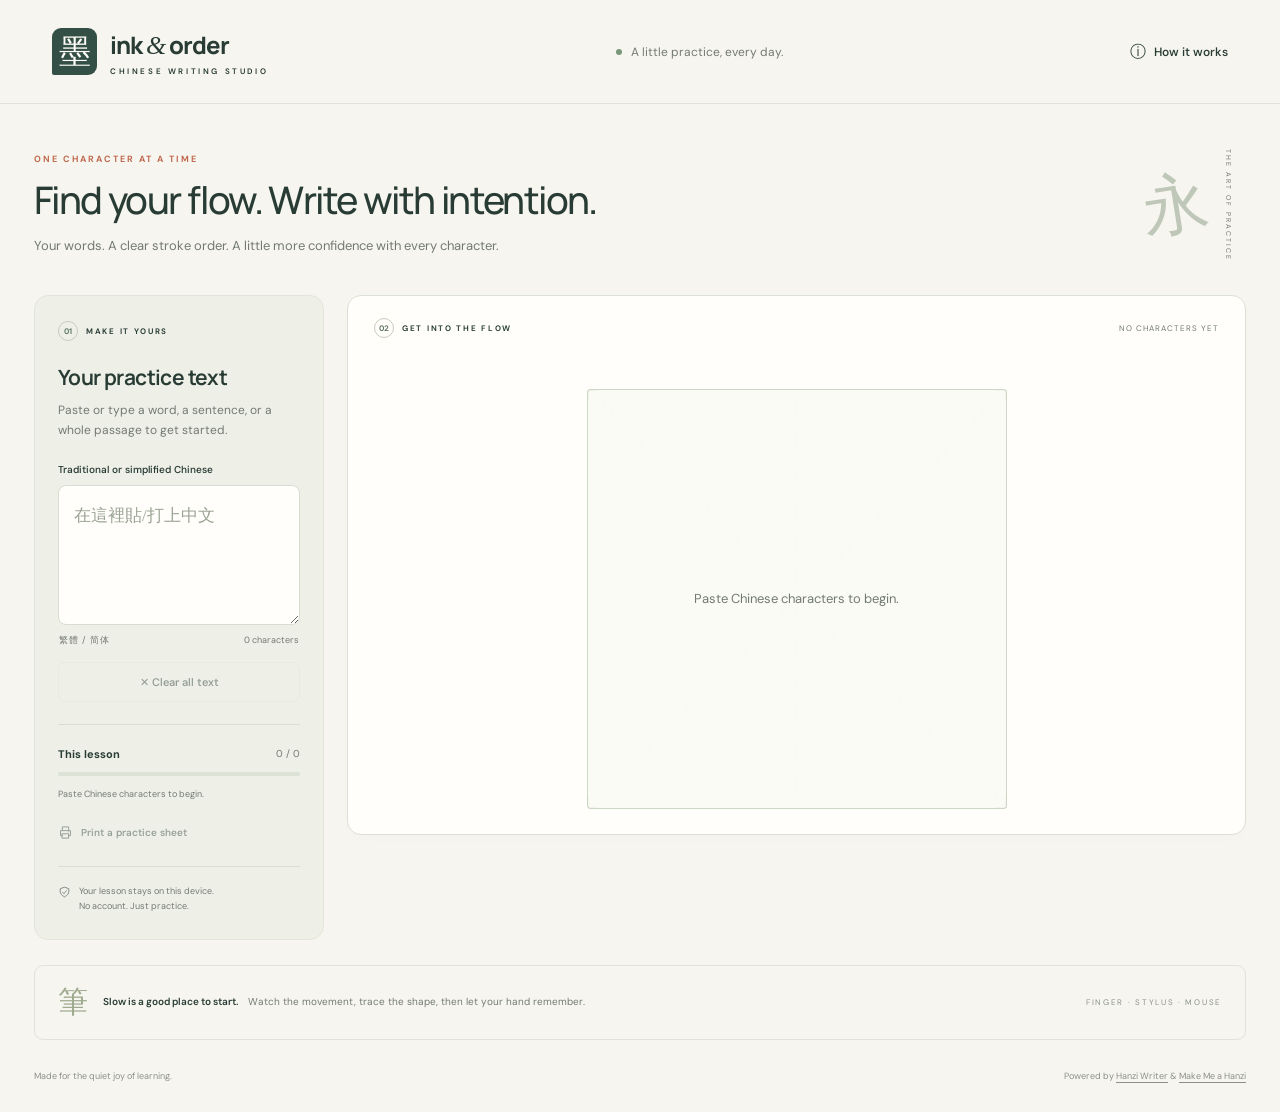
<file: index.html>
<!doctype html>
<html lang="en">
  <head>
    <meta charset="UTF-8" />
    <meta name="viewport" content="width=device-width, initial-scale=1" />
    <meta name="theme-color" content="#f6f5ef" />
    <meta
      name="description"
      content="Turn any traditional or simplified Chinese text into stroke-order animations, guided tracing, and handwriting practice. Free, with no sign-in."
    />
    <title>Ink & Order — Chinese writing practice</title>
    <link rel="icon" href="./favicon.svg" type="image/svg+xml" />
    <link rel="stylesheet" href="./styles.css?v=8e602062f58d" />
    <script defer src="./vendor/hanzi-writer.min.js"></script>
    <script defer src="./dictionary.js?v=8a337b092d1c"></script>
    <script defer src="./app.js?v=fcade179dfe8"></script>
  </head>
  <body>
    <a class="skip-link" href="#practice">Skip to practice</a>
    <header class="site-header">
      <a class="brand" href="./" aria-label="Ink and Order home"
        ><span class="brand-seal" lang="zh">墨</span
        ><span
          >ink <i>&</i> order<span class="brand-sub"
            >CHINESE WRITING STUDIO</span
          ></span
        ></a
      >
      <div class="header-note">
        <span class="status-dot"></span>A little practice, every day.
      </div>
      <button class="text-button" id="help-button">
        <span aria-hidden="true">ⓘ</span> How it works
      </button>
    </header>
    <main>
      <section class="intro">
        <div>
          <div class="eyebrow">ONE CHARACTER AT A TIME</div>
          <h1>
            Find your flow.<br class="mobile-break" />
            Write with intention.
          </h1>
          <p>
            Your words. A clear stroke order. A little more confidence with
            every character.
          </p>
        </div>
        <div class="intro-mark" aria-hidden="true">
          <span lang="zh">永</span><small>THE ART OF PRACTICE</small>
        </div>
      </section>
      <div class="studio-layout">
        <aside class="lesson-panel">
          <div class="section-kicker">
            <span class="step-number">01</span> MAKE IT YOURS
          </div>
          <h2>Your practice text</h2>
          <p class="muted">
            Paste or type a word, a sentence, or a whole passage to get started.
          </p>
          <div class="lesson-input">
            <label for="lesson-text">Traditional or simplified Chinese</label>
            <textarea
              id="lesson-text"
              lang="zh"
              maxlength="10000"
              spellcheck="false"
              placeholder="在這裡貼/打上中文"
            ></textarea>
            <div class="input-meta">
              <span>繁體 / 简体</span><span id="input-count">0 characters</span>
            </div>
            <p id="input-error" class="input-error" role="alert" hidden></p>
            <button
              type="button"
              class="text-button clear-text-button"
              id="clear-text-button"
              disabled
            >
              ✕ Clear all text
            </button>
          </div>
          <div class="lesson-divider"></div>
          <div class="session-heading">
            <h3>This lesson</h3>
            <span id="session-count">0 / 0</span>
          </div>
          <progress
            id="session-progress"
            value="0"
            max="1"
            aria-label="Characters practiced"
          ></progress>
          <p class="session-caption" id="session-caption">
            Complete a character in Trace or Write.
          </p>
          <button class="text-button print-button" id="print-button">
            <svg aria-hidden="true" viewBox="0 0 24 24">
              <path
                d="M7 8V3h10v5M7 17H4V9h16v8h-3M7 14h10v7H7zM17 11h.01"
              /></svg
            >Print a practice sheet
          </button>
          <div class="saved-note">
            <svg aria-hidden="true" viewBox="0 0 24 24">
              <path d="M12 3 4 6v6c0 5 8 9 8 9s8-4 8-9V6zM8 12l3 3 5-6" /></svg
            ><span id="storage-note"
              >Your lesson stays on this device.<br />No account. Just
              practice.</span
            >
          </div>
        </aside>
        <section
          class="practice-panel"
          id="practice"
          aria-label="Writing practice"
        >
          <div class="practice-top">
            <div class="section-kicker">
              <span class="step-number">02</span> GET INTO THE FLOW
            </div>
            <span class="position-label" id="position-label"
              >NO CHARACTERS YET</span
            >
          </div>
          <div class="mode-tabs" role="tablist" aria-label="Practice mode">
            <button
              id="tab-watch"
              role="tab"
              aria-selected="true"
              aria-controls="mode-panel"
              tabindex="0"
              data-mode="watch"
            >
              <span class="tab-icon" aria-hidden="true">▷</span
              ><span>Watch<small>Learn the strokes</small></span
              ><span class="tab-index">01</span>
            </button>
            <button
              id="tab-trace"
              role="tab"
              aria-selected="false"
              aria-controls="mode-panel"
              tabindex="-1"
              data-mode="trace"
            >
              <span class="tab-icon" aria-hidden="true">✎</span
              ><span>Trace<small>Follow the guide</small></span
              ><span class="tab-index">02</span>
            </button>
            <button
              id="tab-write"
              role="tab"
              aria-selected="false"
              aria-controls="mode-panel"
              tabindex="-1"
              data-mode="write"
            >
              <span class="tab-icon" aria-hidden="true">〰</span
              ><span>Write<small>Trust your memory</small></span
              ><span class="tab-index">03</span>
            </button>
          </div>
          <div id="mode-panel" role="tabpanel" aria-labelledby="tab-watch">
            <div class="practice-workspace">
              <div class="canvas-column">
                <div
                  class="writing-board"
                  id="writing-board"
                  role="img"
                  aria-label="Stroke order animation for 你"
                >
                  <svg
                    class="guide-grid"
                    viewBox="0 0 360 360"
                    aria-hidden="true"
                  >
                    <path d="M180 0v360M0 180h360M0 0l360 360M360 0 0 360" />
                  </svg>
                  <div id="writer"></div>
                  <div id="board-overlay" class="board-overlay" role="status">
                    Preparing your character…
                  </div>
                  <span class="board-corner top-left"></span
                  ><span class="board-corner top-right"></span
                  ><span class="board-corner bottom-left"></span
                  ><span class="board-corner bottom-right"></span>
                </div>
                <div class="board-caption">
                  <span class="status-dot"></span
                  ><span id="board-caption"
                    >Watch how each stroke connects.</span
                  >
                </div>
                <div class="watch-controls" id="watch-controls">
                  <button class="button primary" id="play-button" disabled>
                    <span aria-hidden="true">▷</span> Play stroke order
                  </button>
                  <div class="speed-control">
                    <label for="speed">Animation speed</label
                    ><select id="speed">
                      <option value="0.6">Slow · 0.6×</option>
                      <option value="1" selected>Normal · 1×</option>
                      <option value="1.8">Fast · 1.8×</option>
                    </select>
                  </div>
                </div>
                <button
                  class="button secondary restart-button"
                  id="restart-button"
                  hidden
                >
                  ↺ Start again
                </button>
                <nav
                  class="character-navigation"
                  aria-label="Character navigation"
                >
                  <button
                    class="nav-button"
                    id="previous-button"
                    aria-label="Previous character"
                  >
                    ← <span>Previous</span>
                  </button>
                  <div
                    id="character-list"
                    class="character-list"
                    aria-label="Lesson characters"
                  ></div>
                  <button
                    class="nav-button"
                    id="next-button"
                    aria-label="Next character"
                  >
                    <span>Next</span> →
                  </button>
                </nav>
              </div>
              <div class="character-details">
                <div class="detail-eyebrow">ON YOUR PAGE</div>
                <div class="character-heading">
                  <span id="current-character" lang="zh">你</span
                  ><span class="stroke-badge" id="stroke-count">7 strokes</span>
                </div>
                <section
                  id="character-info"
                  class="character-info"
                  aria-label="Pinyin and Vietnamese meaning"
                  aria-live="polite"
                ></section>
                <h2 id="mode-title" hidden></h2>
                <p id="mode-description" hidden></p>
                <div class="quiz-controls" id="quiz-controls" hidden>
                  <div class="quiz-stats">
                    <div>
                      <strong id="accepted-count">0 / 7</strong
                      ><span>strokes written</span>
                    </div>
                    <div>
                      <strong id="mistake-count">0</strong
                      ><span>try-agains</span>
                    </div>
                  </div>
                  <progress
                    id="stroke-progress"
                    max="7"
                    value="0"
                    aria-label="Accepted strokes"
                  ></progress>
                </div>
                <div
                  class="feedback"
                  id="feedback"
                  role="status"
                  aria-live="polite"
                >
                  Press play, then give tracing a try.
                </div>
                <button
                  class="text-button retry-button"
                  id="retry-button"
                  hidden
                >
                  ↻ Retry loading this character
                </button>
              </div>
            </div>
            <div class="stroke-section" id="stroke-section">
              <div class="subsection-heading">
                <h3>Stroke by stroke</h3>
                <span>SELECT A STEP TO WATCH</span>
              </div>
              <div
                class="stroke-strip"
                id="stroke-strip"
                aria-label="Stroke sequence"
              ></div>
            </div>
            <div class="memory-note" id="memory-note" hidden>
              <span aria-hidden="true">✧</span> A blank page, a remembered
              rhythm. No outlines or hints; stroke order and direction still
              count.
            </div>
          </div>
        </section>
      </div>
      <div class="practice-tip">
        <span class="tip-mark" aria-hidden="true">筆</span>
        <p>
          <strong>Slow is a good place to start.</strong> Watch the movement,
          trace the shape, then let your hand remember.
        </p>
        <span class="tip-device">FINGER · STYLUS · MOUSE</span>
      </div>
    </main>
    <footer>
      <span>Made for the quiet joy of learning.</span
      ><span
        >Powered by
        <a href="https://hanziwriter.org/" target="_blank" rel="noopener"
          >Hanzi Writer</a
        >
        &
        <a
          href="https://github.com/skishore/makemeahanzi"
          target="_blank"
          rel="noopener"
          >Make Me a Hanzi</a
        ></span
      >
    </footer>
    <dialog id="help-dialog">
      <button
        class="dialog-close text-button"
        id="close-help"
        aria-label="Close instructions"
      >
        ✕
      </button>
      <div class="eyebrow">WELCOME TO YOUR WRITING STUDIO</div>
      <h2>A small ritual.<br />A lasting skill.</h2>
      <ol>
        <li>
          <strong>Bring your own words.</strong> Paste or type up to 200 Chinese
          characters. Punctuation and other text are ignored; repeated
          characters stay in your lesson.
        </li>
        <li>
          <strong>Watch.</strong> Play the stroke animation or select a numbered
          step to see a single stroke.
        </li>
        <li>
          <strong>Trace.</strong> Follow the pale outline with a finger, stylus,
          or mouse. Hints appear after two mistakes.
        </li>
        <li>
          <strong>Write.</strong> Start on a blank grid. No outlines, automatic
          hints, or stroke previews. Only the correct next stroke, drawn in the
          right direction, is accepted.
        </li>
      </ol>
      <p>
        Progress is saved locally for Trace and Write separately. Select a
        character to revisit it. Printable sheets provide paper practice; stroke
        order can only be checked on screen.
      </p>
      <p class="muted">
        Character shapes and stroke orders follow the Make Me a Hanzi dataset
        and can differ from regional teaching standards. Some rare characters
        are unavailable. New character data requires an internet connection.
      </p>
      <button class="button primary" id="start-practicing">
        Let’s practice ↗
      </button>
    </dialog>
    <section id="print-area" aria-label="Printable practice sheet"></section>
  </body>
</html>
</file>
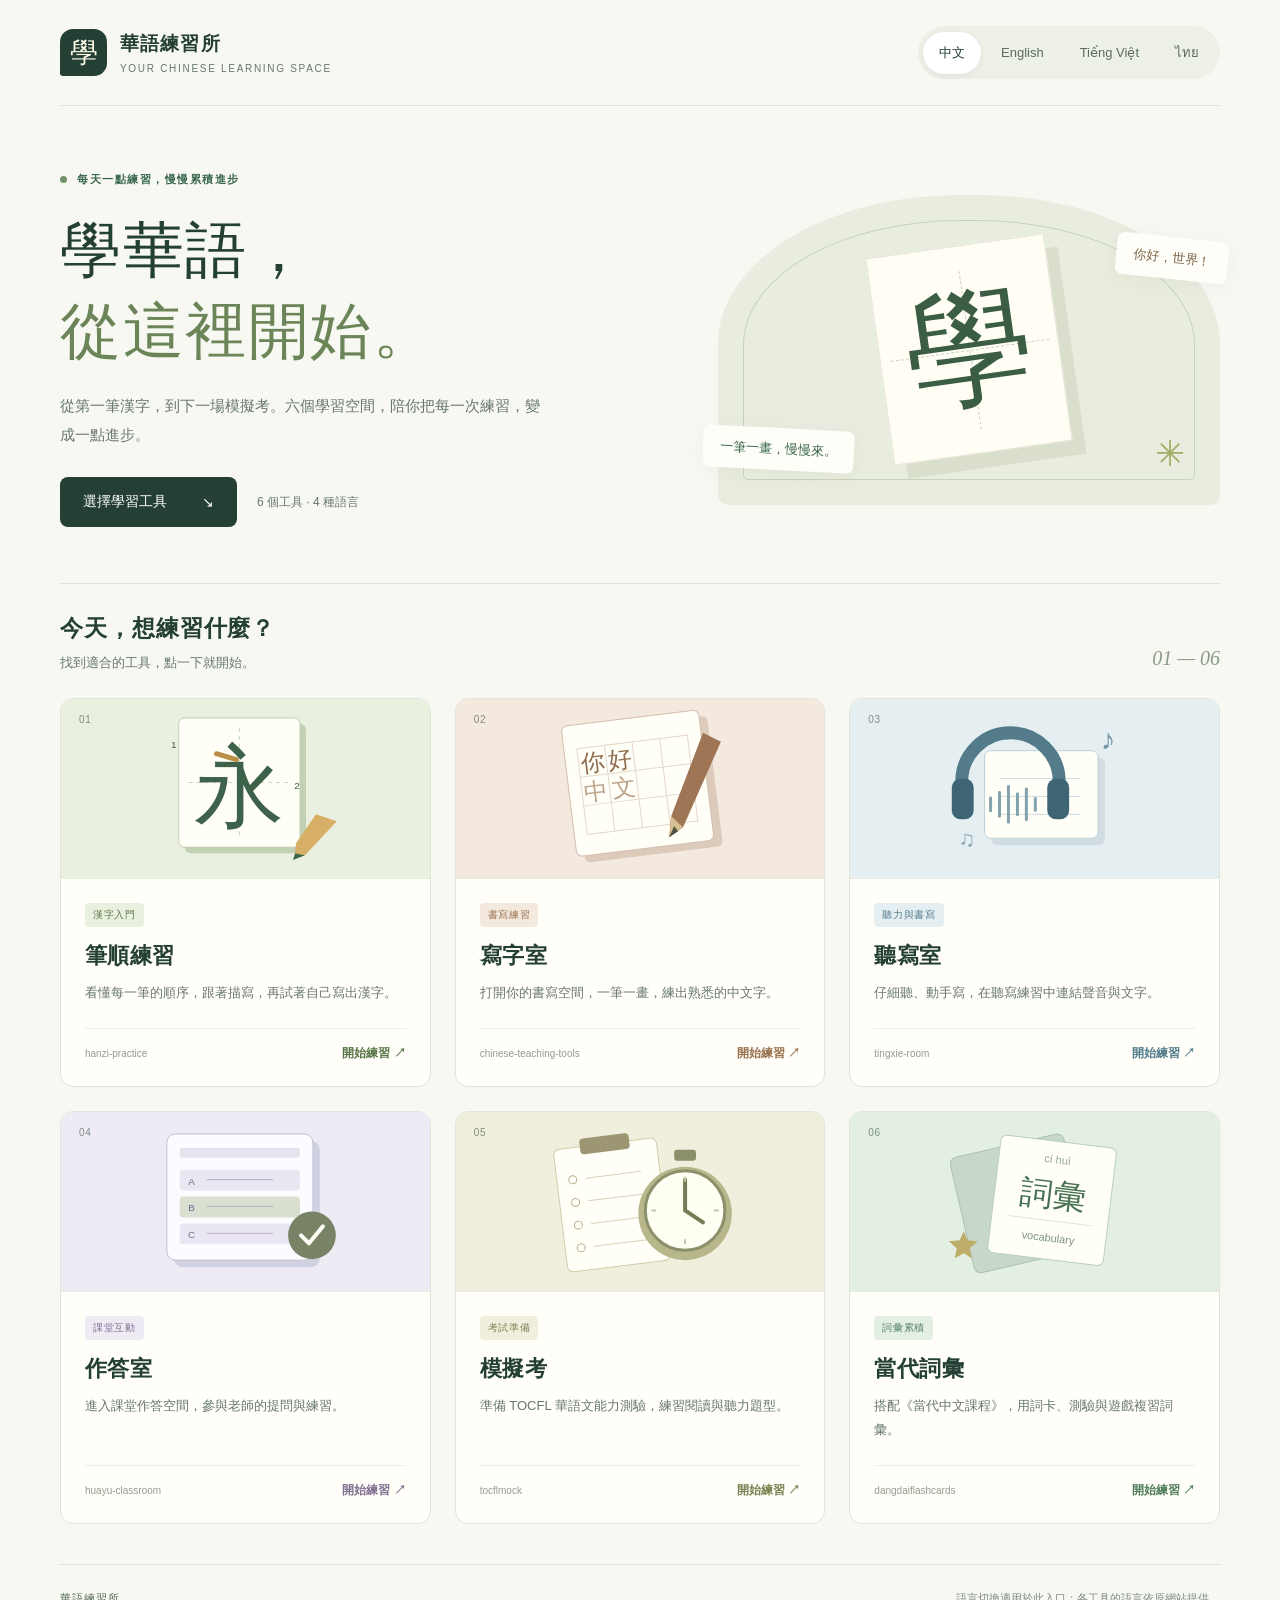
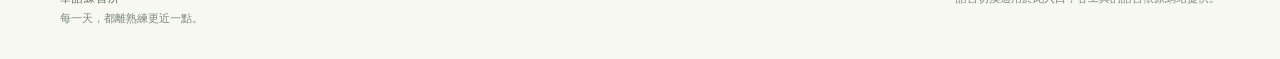
<file: portal/index.html>
<!doctype html>
<html lang="zh-Hant"><head><meta charset="utf-8"><meta name="viewport" content="width=device-width, initial-scale=1"><meta name="theme-color" content="#243f34"><meta name="description" content="六個華語學習工具，一個入口：筆順練習、寫字室、聽寫室、作答室、模擬考與當代詞彙。支援中文、英文、越南文及泰文。"><title>華語練習所｜六個工具，一個入口</title><link rel="icon" href="favicon.svg" type="image/svg+xml"><link rel="stylesheet" href="styles.css"><script defer src="app.js"></script></head>
<body><a href="#tools" class="skip" data-i18n="skip">跳至學習工具</a><div class="wrap"><header><a class="brand" href="./"><span class="brand-mark" aria-hidden="true">學</span><div><span class="brand-name" data-i18n="brand">華語練習所</span><span class="brand-note" data-i18n="brandNote">YOUR CHINESE LEARNING SPACE</span></div></a><nav class="languages" aria-label="Language / 語言"><button type="button" data-lang="zh-Hant" lang="zh-Hant" aria-pressed="true">中文</button><button type="button" data-lang="en" lang="en" aria-pressed="false">English</button><button type="button" data-lang="vi" lang="vi" aria-pressed="false">Tiếng Việt</button><button type="button" data-lang="th" lang="th" aria-pressed="false">ไทย</button></nav></header>
<main><section class="hero" aria-labelledby="hero-title"><div><div class="eyebrow" data-i18n="eyebrow">每天一點練習，慢慢累積進步</div><h1 id="hero-title"><span data-i18n="heroFirst" style="color:inherit">學華語，</span><br><span data-i18n="heroSecond">從這裡開始。</span></h1><p class="hero-description" data-i18n="intro">從第一筆漢字，到下一場模擬考。六個學習空間，陪你把每一次練習，變成一點進步。</p><div class="hero-actions"><a href="#tools" class="primary"><span data-i18n="explore">選擇學習工具</span><span aria-hidden="true">↘</span></a><span class="hero-meta" data-i18n="meta">6 個工具 · 4 種語言</span></div></div><div class="hero-art" aria-hidden="true"><div class="hero-paper"><span class="hero-character">學</span></div><span class="art-label top" data-i18n="artTop">你好，世界！</span><span class="art-label bottom" data-i18n="artBottom">一筆一畫，慢慢來。</span><span class="art-star">✳</span></div></section>
<section id="tools" aria-labelledby="tools-title"><div class="section-heading"><div><h2 id="tools-title" data-i18n="toolsTitle">今天，想練習什麼？</h2><p class="section-sub" data-i18n="toolsSub">找到適合的工具，點一下就開始。</p></div><span class="section-number" aria-hidden="true">01 — 06</span></div><div class="cards"><a class="card" href="https://fangdongyzu.github.io/hanzi-practice/" style="--tint:#eaf0e0;--tone:#587647" aria-label="筆順練習"><div class="card-art"><span class="card-number">01</span><svg viewBox="0 0 360 180" fill="none" xmlns="http://www.w3.org/2000/svg" aria-hidden="true"><rect x="119" y="25" width="122" height="130" rx="6" fill="#C2D1B4" /><rect x="113" y="19" width="122" height="130" rx="6" fill="#FFFEF7" stroke="#C1CCB5"/><path d="M123 84L225 84" stroke="#C9D2BD" stroke-dasharray="4 4"/><path d="M174 29L174 139" stroke="#C9D2BD" stroke-dasharray="4 4"/><text x="174" y="120" font-size="91" text-anchor="middle" fill="#3D6149" font-family="serif">永</text><text x="108" y="49" font-size="10" text-anchor="middle" fill="#3D6149" font-family="sans-serif">1</text><text x="232" y="91" font-size="10" text-anchor="middle" fill="#3D6149" font-family="sans-serif">2</text><path d="M151 55L171 61" stroke="#B98E46" stroke-width="5" stroke-linecap="round"/><path d="M251 116l21 7-32 34-10-2 1-10z" fill="#D7AF66"/><path d="M230 155l10 2-12 5z" fill="#436347"/></svg></div><div class="card-body"><span class="category">漢字入門</span><h3>筆順練習</h3><p class="card-description">看懂每一筆的順序，跟著描寫，再試著自己寫出漢字。</p><div class="card-bottom"><span class="card-domain">hanzi-practice</span><span class="card-cta">開始練習 ↗</span></div></div></a><a class="card" href="https://chinese-teaching-tools.web.app/" style="--tint:#f4e9df;--tone:#98714d" aria-label="寫字室"><div class="card-art"><span class="card-number">02</span><svg viewBox="0 0 360 180" fill="none" xmlns="http://www.w3.org/2000/svg" aria-hidden="true"><g transform="rotate(-7 175 87)"><rect x="116" y="26" width="139" height="132" rx="5" fill="#DCCABB" /><rect x="108" y="19" width="139" height="132" rx="6" fill="#FFFEF7" stroke="#D4BFAF"/><path d="M121 43L234 43" stroke="#E6D8C8" stroke-dasharray=""/><path d="M121 72L234 72" stroke="#E6D8C8" stroke-dasharray=""/><path d="M121 101L234 101" stroke="#E6D8C8" stroke-dasharray=""/><path d="M121 130L234 130" stroke="#E6D8C8" stroke-dasharray=""/><path d="M121 43L121 130" stroke="#E6D8C8" stroke-dasharray=""/><path d="M149 43L149 130" stroke="#E6D8C8" stroke-dasharray=""/><path d="M177 43L177 130" stroke="#E6D8C8" stroke-dasharray=""/><path d="M205 43L205 130" stroke="#E6D8C8" stroke-dasharray=""/><path d="M233 43L233 130" stroke="#E6D8C8" stroke-dasharray=""/><text x="135" y="67" font-size="24" text-anchor="middle" fill="#8F6E51" font-family="serif">你</text><text x="163" y="67" font-size="24" text-anchor="middle" fill="#8F6E51" font-family="serif">好</text><text x="135" y="96" font-size="24" text-anchor="middle" fill="#BCA38A" font-family="serif">中</text><text x="163" y="96" font-size="24" text-anchor="middle" fill="#BCA38A" font-family="serif">文</text></g><path d="M243 34L261 43 223 129 209 139 211 118z" fill="#9F7655"/><path d="M209 139l14-10-12-11z" fill="#D7BD92"/><path d="M209 139l5-11 4 5z" fill="#4C5341"/></svg></div><div class="card-body"><span class="category">書寫練習</span><h3>寫字室</h3><p class="card-description">打開你的書寫空間，一筆一畫，練出熟悉的中文字。</p><div class="card-bottom"><span class="card-domain">chinese-teaching-tools</span><span class="card-cta">開始練習 ↗</span></div></div></a><a class="card" href="https://fangdongyzu.github.io/tingxie-room/" style="--tint:#e5eff2;--tone:#527b8b" aria-label="聽寫室"><div class="card-art"><span class="card-number">03</span><svg viewBox="0 0 360 180" fill="none" xmlns="http://www.w3.org/2000/svg" aria-hidden="true"><rect x="137" y="59" width="114" height="88" rx="6" fill="#D2DDE2" /><rect x="130" y="52" width="114" height="88" rx="6" fill="#FFFEF7" stroke="#BCD0D8"/><path d="M146 80L226 80" stroke="#CCDDE3" stroke-dasharray=""/><path d="M146 98L226 98" stroke="#CCDDE3" stroke-dasharray=""/><path d="M146 116L226 116" stroke="#CCDDE3" stroke-dasharray=""/><path d="M107 104V83a49 49 0 0 1 98 0v21" stroke="#547B8A" stroke-width="13" stroke-linecap="round"/><rect x="97" y="80" width="22" height="41" rx="9" fill="#3F6474" /><rect x="193" y="80" width="22" height="41" rx="9" fill="#3F6474" /><path d="M136 99.5v13" stroke="#82A2AC" stroke-width="3" stroke-linecap="round"/><path d="M145 94.0v24" stroke="#82A2AC" stroke-width="3" stroke-linecap="round"/><path d="M154 88.0v36" stroke="#82A2AC" stroke-width="3" stroke-linecap="round"/><path d="M163 95.5v21" stroke="#82A2AC" stroke-width="3" stroke-linecap="round"/><path d="M172 90.5v31" stroke="#82A2AC" stroke-width="3" stroke-linecap="round"/><path d="M181 100.0v12" stroke="#82A2AC" stroke-width="3" stroke-linecap="round"/><text x="254" y="50" font-size="29" text-anchor="middle" fill="#7197A5" font-family="serif">♪</text><text x="112" y="148" font-size="22" text-anchor="middle" fill="#89A5B0" font-family="serif">♫</text></svg></div><div class="card-body"><span class="category">聽力與書寫</span><h3>聽寫室</h3><p class="card-description">仔細聽、動手寫，在聽寫練習中連結聲音與文字。</p><div class="card-bottom"><span class="card-domain">tingxie-room</span><span class="card-cta">開始練習 ↗</span></div></div></a><a class="card" href="https://huayu-classroom-lhu-2026.web.app/" style="--tint:#eeebf5;--tone:#807091" aria-label="作答室"><div class="card-art"><span class="card-number">04</span><svg viewBox="0 0 360 180" fill="none" xmlns="http://www.w3.org/2000/svg" aria-hidden="true"><rect x="108" y="29" width="147" height="127" rx="9" fill="#D1D2E1" /><rect x="101" y="22" width="147" height="127" rx="9" fill="#FCFBFF" stroke="#C1BDD5"/><rect x="114" y="36" width="121" height="10" rx="3" fill="#E6E3EF" /><rect x="114" y="58" width="121" height="21" rx="4" fill="#EAE7F2" /><text x="126" y="73" font-size="10" text-anchor="middle" fill="#756B8C" font-family="sans-serif">A</text><path d="M141 68L208 68" stroke="#B9B1C8" stroke-dasharray=""/><rect x="114" y="85" width="121" height="21" rx="4" fill="#D9DFD1" /><text x="126" y="100" font-size="10" text-anchor="middle" fill="#756B8C" font-family="sans-serif">B</text><path d="M141 95L208 95" stroke="#B9B1C8" stroke-dasharray=""/><rect x="114" y="112" width="121" height="21" rx="4" fill="#EAE7F2" /><text x="126" y="127" font-size="10" text-anchor="middle" fill="#756B8C" font-family="sans-serif">C</text><path d="M141 122L208 122" stroke="#B9B1C8" stroke-dasharray=""/><circle cx="247" cy="124" r="24" fill="#788265"/><path d="M236 124l8 8 14-17" stroke="#FFFEF7" stroke-width="4" stroke-linecap="round" stroke-linejoin="round"/></svg></div><div class="card-body"><span class="category">課堂互動</span><h3>作答室</h3><p class="card-description">進入課堂作答空間，參與老師的提問與練習。</p><div class="card-bottom"><span class="card-domain">huayu-classroom</span><span class="card-cta">開始練習 ↗</span></div></div></a><a class="card" href="https://fangdongyzu.github.io/tocflmock/" style="--tint:#f0efdd;--tone:#7c8152" aria-label="模擬考"><div class="card-art"><span class="card-number">05</span><svg viewBox="0 0 360 180" fill="none" xmlns="http://www.w3.org/2000/svg" aria-hidden="true"><g transform="rotate(-7 147 90)"><rect x="99" y="32" width="104" height="124" rx="6" fill="#FFFEF7" stroke="#D2CBAA"/><rect x="126" y="24" width="50" height="16" rx="4" fill="#9C9772" /><circle cx="115" cy="64" r="4" stroke="#B4AF8C"/><path d="M128 64L184 64" stroke="#D6D2B8" stroke-dasharray=""/><circle cx="115" cy="87" r="4" stroke="#B4AF8C"/><path d="M128 87L184 87" stroke="#D6D2B8" stroke-dasharray=""/><circle cx="115" cy="110" r="4" stroke="#B4AF8C"/><path d="M128 110L184 110" stroke="#D6D2B8" stroke-dasharray=""/><circle cx="115" cy="133" r="4" stroke="#B4AF8C"/><path d="M128 133L184 133" stroke="#D6D2B8" stroke-dasharray=""/></g><circle cx="225" cy="102" r="47" fill="#B8B78C"/><circle cx="225" cy="99" r="40" fill="#FFFEF3" stroke="#8C906A" stroke-width="3"/><rect x="214" y="38" width="22" height="11" rx="3" fill="#8C906A" /><path d="M225 68v31l18 12" stroke="#737E56" stroke-width="4" stroke-linecap="round"/><path d="M225 65v5m0 58v5m-34-34h5m58 0h5" stroke="#C2C7AA" stroke-width="2"/></svg></div><div class="card-body"><span class="category">考試準備</span><h3>模擬考</h3><p class="card-description">準備 TOCFL 華語文能力測驗，練習閱讀與聽力題型。</p><div class="card-bottom"><span class="card-domain">tocflmock</span><span class="card-cta">開始練習 ↗</span></div></div></a><a class="card" href="https://dangdaiflashcards.vercel.app/" style="--tint:#e4efe4;--tone:#4f7e59" aria-label="當代詞彙"><div class="card-art"><span class="card-number">06</span><svg viewBox="0 0 360 180" fill="none" xmlns="http://www.w3.org/2000/svg" aria-hidden="true"><g transform="rotate(-13 162 92)"><rect x="106" y="33" width="117" height="119" rx="7" fill="#C7D7CA" stroke="#ABC3B2"/></g><g transform="rotate(7 195 92)"><rect x="139" y="29" width="117" height="119" rx="6" fill="#FFFEF7" stroke="#B9CFBD"/><text x="198" y="51" font-size="11" text-anchor="middle" fill="#92A78C" font-family="sans-serif">cí huì</text><text x="198" y="94" font-size="33" text-anchor="middle" fill="#477153" font-family="serif">詞彙</text><path d="M156 109L240 109" stroke="#DDE6D8" stroke-dasharray=""/><text x="198" y="130" font-size="11" text-anchor="middle" fill="#7B947B" font-family="sans-serif">vocabulary</text></g><path d="M109 120l4 9 10 1-8 7 2 10-8-5-9 5 2-10-8-7 11-1z" fill="#BDAD69"/></svg></div><div class="card-body"><span class="category">詞彙累積</span><h3>當代詞彙</h3><p class="card-description">搭配《當代中文課程》，用詞卡、測驗與遊戲複習詞彙。</p><div class="card-bottom"><span class="card-domain">dangdaiflashcards</span><span class="card-cta">開始練習 ↗</span></div></div></a></div></section>
</main><footer><div><p class="footer-brand" data-i18n="brand">華語練習所</p><p data-i18n="footer">每一天，都離熟練更近一點。</p></div><p data-i18n="note">語言切換適用於此入口；各工具的語言依原網站提供。</p></footer></div></body></html>
</file>
<file: styles.css>
@import url("https://fonts.googleapis.com/css2?family=DM+Sans:wght@400;450;500;550;600;650;700&family=Manrope:wght@400;500;600;650;700;750;800&display=swap");
:root {
  --paper: #f6f5ef;
  --card: #fffefa;
  --ink: #283c35;
  --muted: #737a73;
  --line: #e1e3d9;
  --green: #344f46;
  --pale: #edf1e9;
  --accent: #be6549;
  --serif: "Kaiti TC", "KaiTi", "STKaiti", "Noto Serif CJK TC", serif;
  font-family:
    "DM Sans",
    -apple-system,
    BlinkMacSystemFont,
    "Segoe UI",
    sans-serif;
  color: var(--ink);
  background: var(--paper);
  font-synthesis: none;
}
* {
  box-sizing: border-box;
}
body {
  margin: 0;
}
button,
input,
textarea,
select {
  font: inherit;
}
button,
a,
select {
  -webkit-tap-highlight-color: transparent;
}
button {
  cursor: pointer;
}
button:disabled {
  cursor: default;
  opacity: 0.45;
}
a {
  color: inherit;
}
button {
  color: inherit;
}
button:focus-visible,
a:focus-visible,
textarea:focus-visible,
select:focus-visible {
  outline: 3px solid #bd7658;
  outline-offset: 4px;
}
button {
  transition:
    background 0.18s,
    color 0.18s,
    transform 0.18s;
}
button:not(:disabled):active {
  transform: translateY(1px);
}
[hidden] {
  display: none !important;
}
.site-header {
  height: 104px;
  max-width: 1380px;
  margin: auto;
  display: flex;
  align-items: center;
  justify-content: space-between;
  padding: 0 52px;
  border-bottom: 1px solid var(--line);
}
.brand {
  text-decoration: none;
  display: flex;
  align-items: center;
  gap: 13px;
  font-family: "Manrope", sans-serif;
  font-size: 24px;
  font-weight: 750;
  letter-spacing: -1px;
}
.brand-seal {
  width: 45px;
  height: 47px;
  display: grid;
  place-items: center;
  background: var(--green);
  border-radius: 9px 9px 9px 2px;
  color: var(--card);
  font: 32px var(--serif);
}
.brand i {
  font:
    italic 26px Georgia,
    serif;
  font-weight: 400;
}
.brand-sub {
  display: block;
  margin-top: 5px;
  font:
    600 8px "DM Sans",
    sans-serif;
  letter-spacing: 2.6px;
}
.header-note {
  font-size: 12px;
  color: var(--muted);
  display: flex;
  align-items: center;
  gap: 9px;
}
.status-dot {
  width: 6px;
  height: 6px;
  border-radius: 50%;
  background: #78977b;
  display: inline-block;
  flex-shrink: 0;
}
.text-button {
  border: 0;
  background: transparent;
  padding: 8px 0;
  display: inline-flex;
  gap: 8px;
  align-items: center;
  font-size: 12px;
  font-weight: 550;
}
.text-button:hover {
  color: var(--accent);
}
.text-button > span:first-child {
  font-size: 16px;
}
main {
  max-width: 1276px;
  margin: auto;
  padding: 0 32px;
}
.intro {
  display: flex;
  align-items: center;
  justify-content: space-between;
  padding: 45px 0 34px;
}
.eyebrow,
.section-kicker,
.detail-eyebrow {
  font-size: 9px;
  letter-spacing: 2px;
  font-weight: 650;
}
.eyebrow {
  color: var(--accent);
  margin-bottom: 12px;
}
.intro h1 {
  font:
    500 clamp(26px, 3vw, 38px) / 1.2 "Manrope",
    sans-serif;
  letter-spacing: -1.6px;
  margin: 0 0 13px;
}
.intro p {
  color: var(--muted);
  font-size: 13px;
  margin: 0;
  line-height: 1.7;
}
.intro-mark {
  display: flex;
  align-items: center;
  gap: 16px;
  margin-right: 13px;
}
.intro-mark > span {
  font: 66px var(--serif);
  color: #bfc7b9;
  transform: rotate(-9deg);
}
.intro-mark small {
  writing-mode: vertical-rl;
  letter-spacing: 2px;
  font-size: 7px;
  color: var(--muted);
}
.mobile-break {
  display: none;
}
.studio-layout {
  display: grid;
  grid-template-columns: 290px minmax(0, 1fr);
  gap: 23px;
  align-items: start;
}
.lesson-panel {
  background: #eeefe7;
  border: 1px solid #e4e5da;
  border-radius: 14px;
  padding: 25px 23px;
}
.section-kicker {
  display: flex;
  align-items: center;
  gap: 8px;
  letter-spacing: 1.7px;
  font-size: 8px;
}
.step-number {
  display: inline-grid;
  place-items: center;
  border: 1px solid #c5cdbf;
  width: 20px;
  height: 20px;
  border-radius: 50%;
  font-size: 8px;
  letter-spacing: 0;
  color: #5d7464;
}
.lesson-panel h2 {
  font:
    650 21px "Manrope",
    sans-serif;
  letter-spacing: -0.6px;
  margin: 22px 0 9px;
}
.muted {
  color: var(--muted);
}
.lesson-panel > .muted {
  font-size: 12px;
  line-height: 1.7;
  margin: 0 0 22px;
}
.lesson-panel label {
  font-size: 10px;
  font-weight: 550;
  display: block;
  margin-bottom: 9px;
}
textarea {
  display: block;
  resize: vertical;
  width: 100%;
  min-height: 140px;
  max-height: 360px;
  line-height: 1.65;
  padding: 15px;
  border: 1px solid #d9ddcf;
  border-radius: 8px;
  background: var(--card);
  color: var(--ink);
  font: 22px/1.8 var(--serif);
}
textarea::placeholder {
  font-size: 17px;
  color: #9ba395;
}
.input-meta {
  display: flex;
  justify-content: space-between;
  font-size: 9px;
  color: var(--muted);
  padding: 9px 1px 15px;
}
.input-meta > span:first-child {
  letter-spacing: 1px;
}
.clear-text-button {
  width: 100%;
  min-height: 40px;
  justify-content: center;
  border: 1px solid var(--line);
  border-radius: 7px;
  font-size: 11px;
}
.button {
  display: flex;
  align-items: center;
  justify-content: center;
  gap: 9px;
  min-height: 45px;
  border-radius: 7px;
  border: 1px solid transparent;
  font-size: 11px;
  font-weight: 600;
  padding: 12px 17px;
}
.primary {
  background: var(--green);
  color: #fffdf8;
}
.primary:hover:not(:disabled) {
  background: #233e34;
}
.secondary {
  border-color: var(--line);
  background: var(--card);
}
.secondary:hover {
  background: var(--pale);
}
.lesson-divider {
  height: 1px;
  background: #daddd0;
  margin: 22px 0;
}
.session-heading {
  display: flex;
  justify-content: space-between;
  align-items: center;
}
.session-heading h3 {
  font-size: 11px;
  margin: 0;
}
.session-heading > span {
  font-size: 10px;
  color: var(--muted);
}
progress {
  display: block;
  appearance: none;
  width: 100%;
  height: 4px;
  border: 0;
  border-radius: 5px;
  background: #dce2d5;
  overflow: hidden;
  margin: 11px 0;
}
progress::-webkit-progress-bar {
  background: #dce2d5;
  border-radius: 5px;
}
progress::-webkit-progress-value {
  background: #6d8b67;
  border-radius: 5px;
}
progress::-moz-progress-bar {
  background: #6d8b67;
  border-radius: 5px;
}
.session-caption {
  font-size: 9px;
  line-height: 1.6;
  color: var(--muted);
  margin: 0;
}
.print-button {
  margin: 16px 0 18px;
  font-size: 10px;
}
.text-button svg {
  width: 15px;
  height: 15px;
  fill: none;
  stroke: currentColor;
  stroke-width: 1.5;
  stroke-linecap: round;
  stroke-linejoin: round;
}
.saved-note {
  border-top: 1px solid #daddd0;
  padding-top: 17px;
  display: flex;
  align-items: flex-start;
  gap: 8px;
  font-size: 9px;
  line-height: 1.65;
  color: var(--muted);
}
.saved-note svg {
  width: 13px;
  height: 16px;
  fill: none;
  stroke: currentColor;
  stroke-width: 1.5;
  flex-shrink: 0;
}
.practice-panel {
  background: var(--card);
  border: 1px solid #dce1d6;
  border-radius: 14px;
  overflow: hidden;
  box-shadow: 0 4px 12px #223b2f03;
}
.practice-top {
  display: flex;
  align-items: center;
  justify-content: space-between;
  padding: 22px 26px 20px;
}
.position-label {
  font-size: 8px;
  color: var(--muted);
  letter-spacing: 1px;
}
.mode-tabs {
  display: grid;
  grid-template-columns: repeat(3, 1fr);
  margin: 0 26px;
  background: #f3f4ed;
  border: 1px solid #e5e7de;
  border-radius: 8px;
  padding: 4px;
  gap: 4px;
}
.mode-tabs button {
  display: flex;
  align-items: center;
  gap: 10px;
  text-align: left;
  background: none;
  border: 1px solid transparent;
  padding: 11px 12px;
  border-radius: 6px;
  position: relative;
  min-width: 0;
}
.mode-tabs button:hover {
  background: #e9eee2;
}
.mode-tabs button[aria-selected="true"] {
  background: var(--card);
  border-color: #d8dfd0;
  box-shadow: 0 2px 4px #273c3510;
}
.tab-icon {
  font-size: 23px;
  color: #657a62;
}
.mode-tabs button > span:nth-child(2) {
  font-size: 12px;
  font-weight: 600;
}
.mode-tabs small {
  display: block;
  margin-top: 4px;
  font-size: 8px;
  font-weight: 400;
  color: var(--muted);
  white-space: nowrap;
}
.tab-index {
  margin-left: auto;
  font-size: 8px;
  color: #9baba0;
  align-self: flex-start;
}
.practice-workspace {
  padding: 31px 30px 25px;
  display: grid;
  grid-template-columns: minmax(0, 1.25fr) minmax(190px, 1fr);
  gap: 28px;
  align-items: center;
}
#practice[data-empty="true"] .practice-workspace {
  grid-template-columns: minmax(0, 420px);
  justify-content: center;
}
#practice[data-empty="true"] .mode-tabs,
#practice[data-empty="true"] .character-details,
#practice[data-empty="true"] .board-caption,
#practice[data-empty="true"] .watch-controls,
#practice[data-empty="true"] .restart-button,
#practice[data-empty="true"] .character-navigation,
#practice[data-empty="true"] .stroke-section,
#practice[data-empty="true"] .memory-note {
  display: none;
}
.canvas-column {
  min-width: 0;
}
.writing-board {
  position: relative;
  background: #fafbf5;
  width: 100%;
  aspect-ratio: 1;
  border: 1px solid #cdd7c5;
  border-radius: 3px;
  touch-action: none;
  overflow: hidden;
}
.guide-grid {
  position: absolute;
  width: 100%;
  height: 100%;
  inset: 0;
  pointer-events: none;
}
.guide-grid path {
  fill: none;
  stroke: #d9dfd0;
  stroke-width: 1;
  stroke-dasharray: 4 5;
}
#writer {
  position: absolute;
  inset: 0;
}
#writer svg {
  display: block;
}
.board-corner {
  position: absolute;
  width: 10px;
  height: 10px;
  border-color: #9bab8e;
  border-style: solid;
  pointer-events: none;
}
.top-left {
  top: 0;
  left: 0;
  border-width: 1px 0 0 1px;
}
.top-right {
  top: 0;
  right: 0;
  border-width: 1px 1px 0 0;
}
.bottom-left {
  bottom: 0;
  left: 0;
  border-width: 0 0 1px 1px;
}
.bottom-right {
  bottom: 0;
  right: 0;
  border-width: 0 1px 1px 0;
}
.board-caption {
  font-size: 9px;
  display: flex;
  align-items: center;
  justify-content: center;
  gap: 6px;
  color: var(--muted);
  margin-top: 14px;
  text-align: center;
  line-height: 1.5;
}
.board-caption .status-dot {
  width: 4px;
  height: 4px;
}
.board-overlay {
  position: absolute;
  inset: 0;
  z-index: 2;
  background: #fafbf5eb;
  display: flex;
  align-items: center;
  justify-content: center;
  padding: 25px;
  text-align: center;
  font-size: 13px;
  line-height: 1.7;
  color: var(--muted);
}
.detail-eyebrow {
  font-size: 8px;
  letter-spacing: 1.7px;
  color: var(--muted);
}
.character-heading {
  display: flex;
  align-items: center;
  gap: 13px;
  margin: 10px 0 18px;
}
#current-character {
  font: 46px/1 var(--serif);
}
.stroke-badge {
  font-size: 9px;
  border: 1px solid var(--line);
  border-radius: 20px;
  padding: 5px 8px;
  color: var(--muted);
  white-space: nowrap;
}
.character-info {
  min-width: 0;
  grid-column: 1;
  margin: 0 0 18px;
  font-size: 12px;
  line-height: 1.65;
}
.dictionary-label {
  color: var(--muted);
  font-size: 9px;
  letter-spacing: 0.05em;
  margin-bottom: 5px;
}
.character-gloss {
  display: grid;
  grid-template-columns: max-content minmax(0, 1fr);
  gap: 10px;
  align-items: baseline;
  overflow-wrap: anywhere;
}
.character-gloss strong {
  font-size: 16px;
  font-weight: 600;
}
.dictionary-details {
  margin-top: 6px;
  color: var(--muted);
  font-size: 10px;
}
.dictionary-details summary {
  cursor: pointer;
}
.dictionary-details .character-gloss {
  color: var(--ink);
  font-size: 12px;
  padding-top: 9px;
}
.dictionary-source {
  display: block;
  margin-top: 10px;
}
.dictionary-retry {
  background: none;
  border: none;
  color: inherit;
  font: inherit;
  text-decoration: underline;
  cursor: pointer;
}
.character-details h2 {
  font:
    650 19px/1.4 "Manrope",
    sans-serif;
  letter-spacing: -0.5px;
  margin: 0 0 9px;
}
.character-details > p {
  font-size: 11px;
  color: var(--muted);
  line-height: 1.9;
  margin: 0 0 19px;
}
.watch-controls > .button {
  width: 100%;
}
.speed-control {
  display: flex;
  align-items: center;
  justify-content: space-between;
  gap: 8px;
  margin: 12px 0;
}
.speed-control label {
  font-size: 9px;
  color: var(--muted);
}
select {
  border: 0;
  background: transparent;
  color: var(--ink);
  font-size: 9px;
  padding: 7px 15px 7px 3px;
  max-width: 125px;
}
.feedback {
  font-size: 9px;
  line-height: 1.75;
  color: #7a8575;
  border-top: 1px solid var(--line);
  padding-top: 13px;
  margin-top: 13px;
  min-height: 45px;
}
.feedback[data-tone="error"] {
  color: #aa4e37;
}
.feedback[data-tone="success"] {
  color: #427148;
}
.quiz-stats {
  display: flex;
  gap: 25px;
}
.quiz-stats strong {
  font:
    600 20px "Manrope",
    sans-serif;
  display: block;
}
.quiz-stats span {
  font-size: 8px;
  color: var(--muted);
  display: block;
  margin-top: 3px;
}
.restart-button {
  margin-top: 15px;
  width: 100%;
}
.retry-button {
  font-size: 10px;
  text-align: left;
}
.stroke-section {
  border-top: 1px solid var(--line);
  margin: 0 26px;
  padding: 19px 0 23px;
}
.subsection-heading {
  display: flex;
  justify-content: space-between;
  align-items: center;
  gap: 10px;
  margin-bottom: 12px;
}
.subsection-heading h3 {
  font-size: 11px;
  font-weight: 550;
  margin: 0;
}
.subsection-heading > span {
  font-size: 7px;
  letter-spacing: 1px;
  color: var(--muted);
}
.stroke-strip {
  display: flex;
  gap: 8px;
  overflow-x: auto;
  padding-bottom: 4px;
  scrollbar-width: thin;
}
.stroke-step {
  position: relative;
  flex: 0 0 64px;
  height: 72px;
  border: 1px solid var(--line);
  border-radius: 5px;
  background: #fafbf6;
  padding: 3px 4px 12px;
}
.stroke-step:hover {
  border-color: #7e9874;
  background: #edf2e7;
}
.stroke-step svg {
  width: 52px;
  height: 52px;
  display: block;
}
.stroke-step span {
  position: absolute;
  bottom: 5px;
  left: 0;
  right: 0;
  font-size: 8px;
  color: var(--muted);
}
.memory-note {
  margin: 0 26px;
  padding: 22px 0;
  border-top: 1px solid var(--line);
  font-size: 10px;
  color: var(--muted);
  display: flex;
  gap: 9px;
  line-height: 1.8;
}
.memory-note > span {
  font-size: 20px;
  color: #7e9874;
}
.character-navigation {
  display: flex;
  gap: 5px;
  align-items: center;
  width: 100%;
  min-width: 0;
  margin-top: 14px;
  border: 1px solid var(--line);
  border-radius: 7px;
  padding: 6px 4px;
  background: #f3f5ed;
}
.nav-button {
  display: flex;
  align-items: center;
  gap: 7px;
  background: none;
  border: 0;
  padding: 8px 2px;
  font-size: 15px;
}
.nav-button span {
  display: none;
}
.character-navigation .nav-button {
  flex: 0 0 36px;
  min-height: 44px;
  justify-content: center;
}
.character-list {
  display: flex;
  flex: 1;
  gap: 6px;
  overflow-x: auto;
  scrollbar-width: thin;
  min-width: 0;
  padding: 3px;
}
.character-list button {
  height: 38px;
  min-width: 35px;
  background: transparent;
  border: 1px solid transparent;
  border-radius: 5px;
  font: 21px var(--serif);
  position: relative;
}
.character-list button:hover {
  background: var(--pale);
}
.character-list button[aria-current="true"] {
  background: var(--green);
  color: var(--card);
}
.character-list button.completed::after {
  content: "";
  position: absolute;
  bottom: 2px;
  left: calc(50% - 2px);
  width: 4px;
  height: 4px;
  border-radius: 50%;
  background: #88a675;
}
.character-list button[aria-current="true"].completed::after {
  background: #e6efdf;
}
.practice-tip {
  margin: 25px 0 30px;
  display: flex;
  align-items: center;
  gap: 15px;
  padding: 16px 23px;
  border: 1px solid var(--line);
  border-radius: 9px;
}
.tip-mark {
  font: 30px var(--serif);
  color: #9daa8e;
}
.practice-tip p {
  font-size: 10px;
  line-height: 1.8;
  color: var(--muted);
  margin: 0;
}
.practice-tip strong {
  font-weight: 600;
  color: var(--ink);
  margin-right: 7px;
}
.tip-device {
  margin-left: auto;
  font-size: 8px;
  letter-spacing: 1.7px;
  color: #8b9485;
  white-space: nowrap;
}
footer {
  max-width: 1212px;
  margin: 0 auto;
  padding: 0 0 30px;
  display: flex;
  justify-content: space-between;
  gap: 15px;
  font-size: 9px;
  color: #8b9188;
}
footer a {
  text-underline-offset: 3px;
}
dialog {
  max-width: 520px;
  width: calc(100% - 32px);
  border: 1px solid var(--line);
  border-radius: 14px;
  padding: 35px;
  background: var(--card);
  color: var(--ink);
  box-shadow: 0 20px 100px #18261e30;
}
dialog::backdrop {
  background: #25392b65;
  backdrop-filter: blur(3px);
}
.dialog-close {
  position: absolute;
  right: 22px;
  top: 15px;
}
dialog h2 {
  font:
    500 30px/1.3 "Manrope",
    sans-serif;
  letter-spacing: -1px;
}
dialog ol {
  padding-left: 18px;
}
dialog li,
dialog p {
  font-size: 12px;
  line-height: 1.8;
}
dialog li {
  margin-bottom: 15px;
}
dialog .button {
  margin-top: 20px;
}
.input-error {
  font-size: 10px;
  line-height: 1.6;
  color: #a04e37;
  margin: 0 0 12px;
}
.skip-link {
  position: fixed;
  left: 20px;
  top: -80px;
  padding: 10px;
  background: var(--green);
  color: white;
  z-index: 10;
}
.skip-link:focus {
  top: 10px;
}
#print-area {
  display: none;
}
@media (min-width: 1400px) {
  .site-header {
    max-width: 1380px;
  }
  .practice-workspace {
    gap: 36px;
    padding: 32px 36px 28px;
  }
  .studio-layout {
    grid-template-columns: 300px minmax(0, 1fr);
  }
}
@media (max-width: 1100px) {
  .site-header {
    padding: 0 32px;
  }
  .studio-layout {
    grid-template-columns: 260px minmax(0, 1fr);
    gap: 18px;
  }
  .lesson-panel {
    padding: 23px 20px;
  }
  .practice-workspace {
    gap: 19px;
    padding: 27px 23px;
    grid-template-columns: minmax(0, 1.2fr) minmax(155px, 1fr);
  }
  .mode-tabs {
    margin: 0 20px;
  }
  .mode-tabs button {
    padding: 10px 8px;
    gap: 6px;
  }
  .tab-index {
    display: none;
  }
  .character-details h2 {
    font-size: 17px;
  }
  .character-details > p {
    font-size: 10px;
  }
  .character-heading {
    margin-bottom: 14px;
  }
  .stroke-section {
    margin: 0 20px;
  }
  .practice-top {
    padding: 21px;
  }
  .speed-control {
    flex-wrap: wrap;
    gap: 0;
  }
  footer {
    padding: 0 32px 25px;
  }
}
@media (max-width: 850px) {
  .header-note {
    display: none;
  }
  .intro-mark {
    display: none;
  }
  .studio-layout {
    grid-template-columns: 230px minmax(0, 1fr);
  }
  .practice-workspace {
    grid-template-columns: 1fr;
  }
  .canvas-column {
    max-width: 320px;
    width: 100%;
    margin: auto;
  }
  .character-details {
    display: grid;
    grid-template-columns: 1fr 1fr;
    gap: 0 20px;
  }
  .detail-eyebrow {
    grid-column: 1;
  }
  .character-heading {
    grid-column: 1;
    margin: 8px 0 13px;
  }
  .character-details h2 {
    grid-column: 1;
  }
  .character-details > p {
    grid-column: 1;
    margin-bottom: 0;
  }
  .quiz-controls {
    grid-column: 2;
    grid-row: 1/5;
    align-self: center;
  }
  .feedback,
  .retry-button {
    grid-column: 1/-1;
  }
  .feedback {
    min-height: 0;
    margin-top: 15px;
  }
  .mode-tabs button {
    gap: 6px;
    justify-content: center;
  }
  .mode-tabs small {
    display: none;
  }
  .tab-icon {
    font-size: 20px;
  }
  .tip-device {
    display: none;
  }
  .position-label {
    font-size: 7px;
  }
  .section-kicker {
    letter-spacing: 1px;
    font-size: 7px;
  }
  .practice-top {
    padding: 18px 17px;
  }
  .practice-tip {
    margin-bottom: 25px;
  }
  .intro {
    padding: 32px 0 28px;
  }
}
@media (max-width: 650px) {
  .site-header {
    height: 80px;
    padding: 0 21px;
  }
  .brand {
    font-size: 21px;
  }
  .brand-seal {
    width: 39px;
    height: 41px;
    font-size: 28px;
  }
  .brand-sub {
    font-size: 7px;
    letter-spacing: 2px;
  }
  .site-header .text-button {
    font-size: 10px;
  }
  main {
    padding: 0 17px;
  }
  .intro {
    padding: 29px 4px 25px;
  }
  .intro h1 {
    font-size: 30px;
    line-height: 1.25;
    letter-spacing: -1.2px;
  }
  .mobile-break {
    display: initial;
  }
  .intro p {
    font-size: 11px;
    line-height: 1.7;
    max-width: 300px;
  }
  .eyebrow {
    font-size: 8px;
    letter-spacing: 1.6px;
  }
  .studio-layout {
    grid-template-columns: 1fr;
    gap: 18px;
  }
  .lesson-panel {
    padding: 21px;
  }
  .lesson-panel h2 {
    font-size: 20px;
    margin: 15px 0 7px;
  }
  .lesson-panel > .muted {
    font-size: 11px;
    margin-bottom: 16px;
  }
  .lesson-panel textarea {
    min-height: 105px;
    max-height: 240px;
  }
  .lesson-divider {
    margin: 19px 0 16px;
  }
  .session-caption {
    font-size: 10px;
  }
  .print-button {
    margin: 12px 0 8px;
    font-size: 11px;
  }
  .saved-note {
    border: 0;
    padding: 0;
    float: right;
    max-width: 155px;
    font-size: 8px;
    margin-top: 9px;
  }
  .saved-note svg {
    width: 12px;
  }
  .saved-note br {
    display: none;
  }
  .practice-top {
    padding: 20px;
  }
  .mode-tabs {
    margin: 0 17px;
    gap: 2px;
  }
  .mode-tabs button {
    padding: 13px 5px;
    gap: 8px;
  }
  .mode-tabs small {
    display: block;
    font-size: 7px;
  }
  .mode-tabs button > span:nth-child(2) {
    font-size: 11px;
  }
  .practice-workspace {
    padding: 25px 22px 20px;
    gap: 23px;
  }
  .canvas-column {
    max-width: 360px;
  }
  .board-caption {
    font-size: 10px;
    margin-top: 12px;
  }
  .character-details {
    grid-template-columns: 1fr 1fr;
    gap: 0 18px;
  }
  .character-details h2 {
    font-size: 17px;
  }
  .character-details > p {
    font-size: 10px;
    line-height: 1.8;
  }
  .character-heading {
    margin: 8px 0 12px;
  }
  #current-character {
    font-size: 37px;
  }
  .character-details .button,
  .restart-button {
    font-size: 10px;
    padding: 11px 9px;
    min-height: 44px;
  }
  .speed-control {
    margin-top: 10px;
  }
  .speed-control label,
  select {
    font-size: 9px;
  }
  .feedback {
    font-size: 10px;
  }
  .stroke-section {
    padding: 17px 0 20px;
    margin: 0 20px;
  }
  .stroke-step {
    flex-basis: 59px;
    height: 68px;
  }
  .stroke-step svg {
    width: 49px;
    height: 49px;
  }
  .character-list {
    gap: 5px;
  }
  .character-list button {
    min-width: 35px;
    height: 40px;
  }
  .nav-button {
    font-size: 19px;
    min-width: 28px;
    justify-content: center;
  }
  .practice-tip {
    padding: 14px 16px;
    gap: 12px;
    margin-top: 19px;
  }
  .practice-tip strong {
    display: block;
  }
  .practice-tip p {
    font-size: 10px;
  }
  .tip-mark {
    font-size: 31px;
  }
  footer {
    flex-direction: column;
    text-align: center;
    gap: 9px;
    padding: 0 16px 25px;
    line-height: 1.7;
  }
  .memory-note {
    font-size: 10px;
    margin: 0 20px;
    padding: 20px 0;
  }
  dialog {
    padding: 30px 25px;
  }
}
@media (prefers-reduced-motion: reduce) {
  * {
    scroll-behavior: auto !important;
    transition: none !important;
  }
}
@page {
  size: A4 portrait;
  margin: 14mm;
}
@media print {
  body {
    background: white;
    color: #222;
  }
  body > * {
    display: none !important;
  }
  #print-area {
    display: block !important;
  }
  .print-title {
    display: flex;
    justify-content: space-between;
    align-items: center;
    border-bottom: 1px solid #bbb;
    padding-bottom: 12px;
    margin-bottom: 20px;
  }
  .print-title h1 {
    font-size: 22px;
    margin: 0;
  }
  .print-title p {
    font-size: 10px;
  }
  .print-lesson {
    font: 15px/1.7 var(--serif);
    overflow-wrap: anywhere;
  }
  .print-row {
    break-inside: avoid;
    margin: 18px 0 23px;
  }
  .print-row h2 {
    font: 22px var(--serif);
    margin: 0 0 8px;
  }
  .print-row h2 small {
    font: 9px sans-serif;
    margin-left: 12px;
  }
  .print-strokes {
    display: flex;
    flex-wrap: wrap;
    gap: 4px;
    margin-bottom: 10px;
  }
  .print-stroke {
    width: 38px;
    height: 46px;
    border: 1px solid #ddd;
    text-align: center;
  }
  .print-stroke svg {
    width: 36px;
    height: 36px;
    display: block;
  }
  .print-stroke span {
    font-size: 7px;
    display: block;
  }
  .print-boxes {
    display: flex;
    gap: 7px;
  }
  .print-box {
    width: 72px;
    height: 72px;
    border: 1px solid #bbb;
    position: relative;
  }
  .print-box > svg {
    position: absolute;
    inset: 0;
    width: 100%;
    height: 100%;
  }
  .print-grid line {
    stroke: #ccc;
    stroke-width: 0.6;
    stroke-dasharray: 3 4;
  }
  .print-footer {
    margin-top: 20px;
    font: 8px/1.6 sans-serif;
    color: #666;
  }
  .print-error {
    font: 10px sans-serif;
    color: #666;
  }
}

#practice {
  scroll-margin-top: 20px;
}
@media (max-width: 650px) {
  .character-list button {
    min-width: 40px;
    min-height: 44px;
  }
  .nav-button {
    min-width: 38px;
    min-height: 44px;
  }
  .site-header .text-button {
    min-height: 44px;
  }
  .print-button {
    min-height: 44px;
  }
  .speed-control select {
    min-height: 40px;
  }
  .mode-tabs button {
    min-height: 54px;
  }
}
</file>
<file: portal/styles.css>
:root{color-scheme:light;--ink:#243f34;--muted:#68776e;--paper:#f7f8f2;--line:#dce2d5;--green:#38664c;--serif:Georgia,"Noto Serif TC","Songti TC",serif}*{box-sizing:border-box}html{scroll-behavior:smooth;scroll-padding-top:30px}body{margin:0;background:var(--paper);color:var(--ink);font-family:Arial,"PingFang TC","Microsoft JhengHei",sans-serif;-webkit-font-smoothing:antialiased}a{color:inherit;text-decoration:none}button{font:inherit;cursor:pointer}button,a{-webkit-tap-highlight-color:transparent}a:focus-visible,button:focus-visible{outline:3px solid #c68232;outline-offset:5px}.skip{position:absolute;top:-100px;left:20px;background:white;padding:15px;z-index:10}.skip:focus{top:10px}.wrap{width:min(1160px,calc(100% - 80px));margin-inline:auto}header{min-height:106px;display:flex;align-items:center;justify-content:space-between;gap:20px;border-bottom:1px solid var(--line)}.brand{display:flex;align-items:center;gap:13px}.brand-mark{display:grid;place-items:center;background:var(--ink);color:#fff9e8;font-family:var(--serif);font-size:28px;width:47px;height:47px;border-radius:13px 13px 13px 3px}.brand-name{font-size:19px;font-weight:700;letter-spacing:.06em}.brand-note{display:block;font-size:10px;letter-spacing:.17em;margin-top:6px;color:var(--muted)}.languages{display:flex;align-items:center;gap:4px;background:#ecf0e7;border-radius:30px;padding:5px}.languages button{border:0;background:transparent;color:#5a6c60;border-radius:22px;padding:11px 16px;min-height:42px;font-size:13px;white-space:nowrap}.languages button[aria-pressed=true]{background:white;color:var(--ink);box-shadow:0 2px 6px #29423110}.hero{display:grid;grid-template-columns:1.2fr 1fr;align-items:center;gap:55px;padding:66px 0 56px}.eyebrow{display:flex;align-items:center;gap:10px;font-size:11px;letter-spacing:.14em;font-weight:600;color:var(--green);text-transform:uppercase}.eyebrow:before{content:"";width:7px;height:7px;background:#719269;border-radius:50%}h1{font-family:var(--serif);font-size:clamp(38px,4.8vw,62px);font-weight:500;line-height:1.32;letter-spacing:.025em;margin:23px 0 20px}h1 span{color:#6b8458}.hero-description{font-size:15px;line-height:1.9;color:var(--muted);max-width:490px;margin-bottom:28px}.hero-actions{display:flex;align-items:center;gap:20px;flex-wrap:wrap}.primary{display:inline-flex;align-items:center;justify-content:space-between;gap:35px;background:var(--ink);color:#fff;padding:15px 23px;border-radius:8px;font-size:14px;min-height:50px;transition:background .2s}.primary:hover{background:#3b604c}.hero-meta{color:var(--muted);font-size:12px;line-height:1.7}.hero-art{position:relative;min-height:310px;background:#e9eddf;border-radius:48% 48% 10px 10px;display:grid;place-items:center;isolation:isolate}.hero-art:before{content:"";position:absolute;inset:25px;border:1px solid #c9d2bc;border-radius:48% 48% 5px 5px;z-index:-1}.hero-paper{width:180px;height:209px;background:#fffdf4;transform:rotate(-8deg);border:1px solid #e5e5d6;box-shadow:12px 15px 0 #ccd4bc88;display:grid;place-items:center;position:relative}.hero-paper:before,.hero-paper:after{content:"";position:absolute;border-top:1px dashed #cbd2c0;width:160px;left:10px;top:50%}.hero-paper:after{transform:rotate(90deg)}.hero-character{font:128px var(--serif);color:#3b5d43;line-height:1;z-index:1}.art-label{position:absolute;background:#fffdf7;padding:12px 17px;border-radius:7px;box-shadow:0 4px 20px #35462a0c;font-size:13px}.art-label.top{right:-8px;top:42px;transform:rotate(6deg);color:#7d654a}.art-label.bottom{left:-15px;bottom:35px;transform:rotate(3deg);color:var(--green)}.art-star{position:absolute;right:35px;bottom:30px;color:#a3ad69;font-size:36px}.section-heading{display:flex;align-items:flex-end;justify-content:space-between;gap:20px;border-top:1px solid var(--line);padding-top:29px;margin-bottom:24px}h2{font-size:23px;letter-spacing:.04em;font-weight:600;margin:0 0 8px}.section-sub{font-size:13px;color:var(--muted);margin:0;line-height:1.7}.section-number{font:italic 20px var(--serif);color:#8b9987;white-space:nowrap;margin-bottom:4px}.cards{display:grid;grid-template-columns:repeat(3,minmax(0,1fr));gap:24px}.card{background:#fffef9;border:1px solid #e1e5d9;border-radius:13px;overflow:hidden;display:flex;flex-direction:column;transition:transform .2s,box-shadow .2s,border-color .2s}.card:hover{transform:translateY(-5px);box-shadow:0 12px 27px #2a433410;border-color:#a4b598}.card-art{height:180px;display:grid;place-items:center;position:relative;border-bottom:1px solid #e8e9df;background:var(--tint)}.card-art svg{width:100%;height:100%}.card-number{position:absolute;left:18px;top:15px;font-size:10px;letter-spacing:.07em;color:#526458b3}.card-body{padding:24px;flex:1;display:flex;flex-direction:column;align-items:flex-start}.category{font-size:10px;letter-spacing:.07em;color:var(--tone);background:var(--tint);border-radius:4px;padding:5px 8px;line-height:1.4}h3{font-size:22px;line-height:1.45;font-weight:600;margin:13px 0 9px;letter-spacing:.02em}.card-description{font-size:13px;line-height:1.85;color:var(--muted);margin:0 0 23px}.card-bottom{display:flex;align-items:center;justify-content:space-between;gap:10px;width:100%;margin-top:auto;border-top:1px solid #edf0e7;padding-top:16px}.card-domain{font-size:10px;color:#929d90;overflow-wrap:anywhere}.card-cta{font-size:12px;font-weight:600;color:var(--tone);white-space:nowrap}footer{margin-top:40px;display:flex;justify-content:space-between;gap:20px;border-top:1px solid var(--line);padding:24px 0 30px;color:#7c897d;font-size:11px;line-height:1.8}footer p{margin:0}.footer-brand{letter-spacing:.1em;color:#526951}html[lang=th] h1{font-family:Arial,"Thonburi",sans-serif;font-size:clamp(36px,4.3vw,54px);line-height:1.5}html[lang=th] h3{line-height:1.6}html[lang=vi] h1{font-family:var(--serif);font-size:clamp(37px,4.3vw,55px)}@media(min-width:1400px){.hero{padding-top:80px;padding-bottom:70px}}@media(max-width:960px){.wrap{width:calc(100% - 48px)}.cards{grid-template-columns:repeat(2,minmax(0,1fr))}.hero{gap:30px}.hero-art{min-height:290px}.art-label.top{right:-5px}.art-label.bottom{left:-5px}.languages button{padding:10px 12px}.hero-description{font-size:14px}.brand-name{font-size:16px}.brand-note{font-size:9px}}@media(max-width:620px){.wrap{width:calc(100% - 36px)}header{padding:20px 0 16px;flex-wrap:wrap;justify-content:center;gap:20px}.brand{margin-right:auto}.brand-name{font-size:18px}.languages{width:100%;justify-content:space-between}.languages button{flex:1;padding:10px 7px}.hero{grid-template-columns:1fr;padding:37px 0 33px;gap:29px}.hero h1{font-size:42px;margin-top:19px}.hero-art{min-height:240px;width:100%;max-width:390px;justify-self:center;border-radius:45% 45% 9px 9px}.hero-paper{height:167px;width:145px}.hero-character{font-size:105px}.hero-paper:before,.hero-paper:after{width:125px}.art-label.top{right:2px;top:28px;font-size:12px}.art-label.bottom{left:2px;bottom:26px;font-size:12px}.art-star{font-size:28px;bottom:18px;right:28px}.hero-description{font-size:14px;margin-bottom:23px}.hero-meta{font-size:11px}.section-heading{align-items:flex-start;padding-top:24px;gap:12px}h2{font-size:21px}.section-number{font-size:17px;margin-top:3px}.section-sub{font-size:12px}.cards{grid-template-columns:1fr;gap:20px}.card-art{height:175px}.card-body{padding:22px}.card-description{font-size:14px}h3{font-size:23px}footer{flex-direction:column;gap:8px}.hero-actions{gap:16px}html[lang=th] .hero h1{font-size:37px}html[lang=vi] .hero h1{font-size:38px}}@media(prefers-reduced-motion:reduce){html{scroll-behavior:auto}*{transition:none!important}}
</file>
